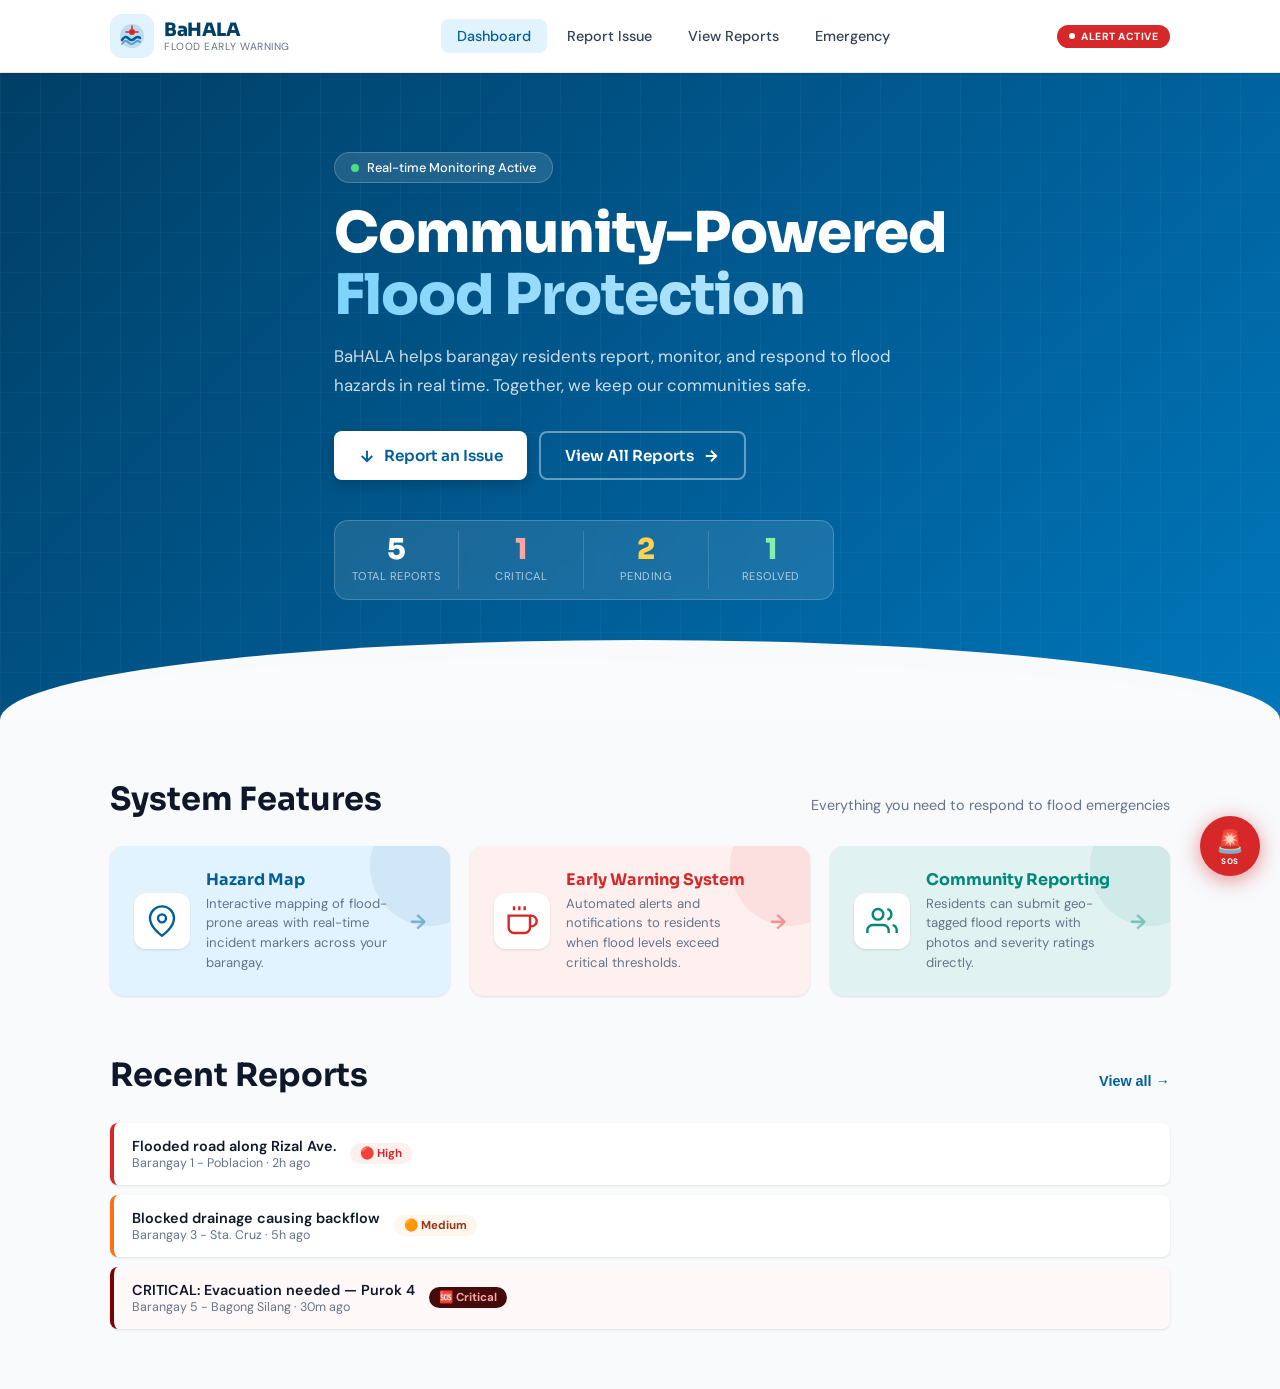
<file: qm_web/index.html>
<!DOCTYPE html>
<html lang="en">
<head>
<meta charset="UTF-8">
<meta name="viewport" content="width=device-width, initial-scale=1.0">
<title>BaHALA — Barangay Hazard & Alert Lifeline App</title>
<link href="https://fonts.googleapis.com/css2?family=Sora:wght@300;400;600;700;800&family=DM+Sans:ital,wght@0,300;0,400;0,500;1,300&display=swap" rel="stylesheet">
<link rel="stylesheet" href="styles.css">
</head>
<body>

<!-- HEADER -->
<header class="header" id="header">
  <div class="header-inner">
    <div class="logo">
      <div class="logo-icon">
        <svg width="28" height="28" viewBox="0 0 28 28" fill="none">
          <path d="M14 2C7.373 2 2 7.373 2 14s5.373 12 12 12 12-5.373 12-12S20.627 2 14 2z" fill="#005F99" opacity="0.15"/>
          <path d="M4 18c2-3 4-4 6-2s4 3 6 1 4-3 6-1" stroke="#005F99" stroke-width="2.5" stroke-linecap="round"/>
          <path d="M4 22c2-3 4-4 6-2s4 3 6 1 4-3 6-1" stroke="#005F99" stroke-width="2" stroke-linecap="round" opacity="0.5"/>
          <circle cx="14" cy="10" r="3" fill="#D62828"/>
          <path d="M14 7V4M11 10H8M17 10h3" stroke="#D62828" stroke-width="1.5" stroke-linecap="round"/>
        </svg>
      </div>
      <div class="logo-text">
        <span class="logo-main">BaHALA</span>
        <span class="logo-sub">Flood Early Warning</span>
      </div>
    </div>

    <nav class="nav-desktop">
      <a href="#" class="nav-link active" data-page="home">Dashboard</a>
      <a href="#" class="nav-link" data-page="report">Report Issue</a>
      <a href="#" class="nav-link" data-page="view">View Reports</a>
      <a href="#" class="nav-link" data-page="contacts">Emergency</a>
    </nav>

    <div class="header-actions">
      <div class="alert-badge" id="alertBadge">
        <span class="alert-dot"></span>
        <span>ALERT ACTIVE</span>
      </div>
      <button class="mobile-menu-btn" id="mobileMenuBtn" aria-label="Menu">
        <span></span><span></span><span></span>
      </button>
    </div>
  </div>

  <!-- Mobile Nav -->
  <div class="mobile-nav" id="mobileNav">
    <a href="#" class="mobile-nav-link active" data-page="home">🏠 Dashboard</a>
    <a href="#" class="mobile-nav-link" data-page="report">📋 Report Issue</a>
    <a href="#" class="mobile-nav-link" data-page="view">📊 View Reports</a>
    <a href="#" class="mobile-nav-link" data-page="contacts">🚨 Emergency Contacts</a>
  </div>
</header>

<!-- ============================================================ -->
<!-- PAGE: HOME -->
<!-- ============================================================ -->
<main id="page-home" class="page active">

  <!-- HERO -->
  <section class="hero">
    <div class="hero-bg">
      <div class="wave wave1"></div>
      <div class="wave wave2"></div>
      <div class="wave wave3"></div>
    </div>
    <div class="hero-content">
      <div class="hero-badge">
        <span class="pulse-dot"></span>
        Real-time Monitoring Active
      </div>
      <h1 class="hero-title">Community-Powered<br><em>Flood Protection</em></h1>
      <p class="hero-desc">BaHALA helps barangay residents report, monitor, and respond to flood hazards in real time. Together, we keep our communities safe.</p>
      <div class="hero-ctas">
        <button class="btn-primary" data-page="report">
          <svg width="18" height="18" viewBox="0 0 24 24" fill="none" stroke="currentColor" stroke-width="2.5"><path d="M12 5v14M5 12l7 7 7-7"/></svg>
          Report an Issue
        </button>
        <button class="btn-secondary" data-page="view">
          View All Reports
          <svg width="18" height="18" viewBox="0 0 24 24" fill="none" stroke="currentColor" stroke-width="2.5"><path d="M5 12h14M12 5l7 7-7 7"/></svg>
        </button>
      </div>

      <!-- STATUS STRIP -->
      <div class="status-strip">
        <div class="status-item">
          <span class="status-num" id="statTotal">0</span>
          <span class="status-label">Total Reports</span>
        </div>
        <div class="status-divider"></div>
        <div class="status-item">
          <span class="status-num status-red" id="statCritical">0</span>
          <span class="status-label">Critical</span>
        </div>
        <div class="status-divider"></div>
        <div class="status-item">
          <span class="status-num status-yellow" id="statPending">0</span>
          <span class="status-label">Pending</span>
        </div>
        <div class="status-divider"></div>
        <div class="status-item">
          <span class="status-num status-green" id="statResolved">0</span>
          <span class="status-label">Resolved</span>
        </div>
      </div>
    </div>
  </section>

  <!-- FEATURE CARDS -->
  <section class="features">
    <div class="container">
      <div class="section-header">
        <h2>System Features</h2>
        <p>Everything you need to respond to flood emergencies</p>
      </div>
      <div class="feature-grid">
        <div class="feature-card fc-blue" data-page="report">
          <div class="fc-icon">
            <svg width="32" height="32" viewBox="0 0 24 24" fill="none" stroke="currentColor" stroke-width="1.8"><path d="M21 10c0 7-9 13-9 13s-9-6-9-13a9 9 0 0118 0z"/><circle cx="12" cy="10" r="3"/></svg>
          </div>
          <div class="fc-content">
            <h3>Hazard Map</h3>
            <p>Interactive mapping of flood-prone areas with real-time incident markers across your barangay.</p>
          </div>
          <div class="fc-arrow">→</div>
        </div>

        <div class="feature-card fc-red" data-page="contacts">
          <div class="fc-icon">
            <svg width="32" height="32" viewBox="0 0 24 24" fill="none" stroke="currentColor" stroke-width="1.8"><path d="M18 8h1a4 4 0 010 8h-1"/><path d="M2 8h16v9a4 4 0 01-4 4H6a4 4 0 01-4-4V8z"/><line x1="6" y1="1" x2="6" y2="4"/><line x1="10" y1="1" x2="10" y2="4"/><line x1="14" y1="1" x2="14" y2="4"/></svg>
          </div>
          <div class="fc-content">
            <h3>Early Warning System</h3>
            <p>Automated alerts and notifications to residents when flood levels exceed critical thresholds.</p>
          </div>
          <div class="fc-arrow">→</div>
        </div>

        <div class="feature-card fc-teal" data-page="report">
          <div class="fc-icon">
            <svg width="32" height="32" viewBox="0 0 24 24" fill="none" stroke="currentColor" stroke-width="1.8"><path d="M17 21v-2a4 4 0 00-4-4H5a4 4 0 00-4 4v2"/><circle cx="9" cy="7" r="4"/><path d="M23 21v-2a4 4 0 00-3-3.87M16 3.13a4 4 0 010 7.75"/></svg>
          </div>
          <div class="fc-content">
            <h3>Community Reporting</h3>
            <p>Residents can submit geo-tagged flood reports with photos and severity ratings directly.</p>
          </div>
          <div class="fc-arrow">→</div>
        </div>
      </div>
    </div>
  </section>

  <!-- RECENT REPORTS PREVIEW -->
  <section class="recent-section">
    <div class="container">
      <div class="section-header">
        <h2>Recent Reports</h2>
        <button class="btn-link" data-page="view">View all →</button>
      </div>
      <div id="recentReportsList" class="recent-list">
        <div class="empty-state-small">No reports yet. Be the first to submit one.</div>
      </div>
    </div>
  </section>

</main>

<!-- ============================================================ -->
<!-- PAGE: REPORT ISSUE -->
<!-- ============================================================ -->
<main id="page-report" class="page">
  <div class="page-header">
    <div class="container">
      <div class="page-header-inner">
        <button class="back-btn" data-page="home">← Back</button>
        <div>
          <h1>Submit a Report</h1>
          <p>Help your community by reporting flood-related hazards</p>
        </div>
      </div>
    </div>
  </div>

  <div class="container form-container">
    <div class="form-card">
      <div class="form-section-title">
        <div class="form-step">1</div>
        <h3>Incident Details</h3>
      </div>

      <div class="form-grid">
        <div class="form-group full-width">
          <label for="reportTitle">Report Title *</label>
          <input type="text" id="reportTitle" placeholder="e.g. Flooded road near Barangay Hall" maxlength="100">
          <span class="char-count" id="titleCount">0/100</span>
        </div>

        <div class="form-group">
          <label for="reportType">Incident Type *</label>
          <div class="select-wrapper">
            <select id="reportType">
              <option value="">Select type...</option>
              <option value="road-flooding">Road Flooding</option>
              <option value="house-flooding">House Flooding</option>
              <option value="blocked-drainage">Blocked Drainage</option>
              <option value="rising-water-level">Rising Water Level</option>
              <option value="landslide">Landslide / Erosion</option>
              <option value="structural-damage">Structural Damage</option>
              <option value="evacuation-needed">Evacuation Needed</option>
              <option value="other">Other Hazard</option>
            </select>
          </div>
        </div>

        <div class="form-group">
          <label for="reportSeverity">Severity Level *</label>
          <div class="severity-picker" id="severityPicker">
            <button type="button" class="sev-btn sev-low" data-value="low">🟡 Low</button>
            <button type="button" class="sev-btn sev-medium" data-value="medium">🟠 Medium</button>
            <button type="button" class="sev-btn sev-high" data-value="high">🔴 High</button>
            <button type="button" class="sev-btn sev-critical" data-value="critical">🆘 Critical</button>
          </div>
          <input type="hidden" id="reportSeverity">
        </div>

        <div class="form-group">
          <label for="reportBarangay">Barangay *</label>
          <div class="select-wrapper">
            <select id="reportBarangay">
              <option value="">Select barangay...</option>
              <option>Barangay 1 - Poblacion</option>
              <option>Barangay 2 - San Jose</option>
              <option>Barangay 3 - Sta. Cruz</option>
              <option>Barangay 4 - Malinao</option>
              <option>Barangay 5 - Bagong Silang</option>
              <option>Barangay 6 - Kalikasan</option>
              <option>Barangay 7 - Pag-asa</option>
              <option>Barangay 8 - Mabuhay</option>
            </select>
          </div>
        </div>

        <div class="form-group">
          <label for="reportStreet">Street / Landmark *</label>
          <input type="text" id="reportStreet" placeholder="e.g. Corner of Rizal and Mabini St.">
        </div>

        <div class="form-group full-width">
          <label for="reportDescription">Description *</label>
          <textarea id="reportDescription" rows="4" placeholder="Describe the flood situation in detail. Include water level, affected areas, and any immediate dangers..." maxlength="500"></textarea>
          <span class="char-count" id="descCount">0/500</span>
        </div>
      </div>

      <div class="form-section-title" style="margin-top:2rem">
        <div class="form-step">2</div>
        <h3>Reporter Information</h3>
      </div>

      <div class="form-grid">
        <div class="form-group">
          <label for="reporterName">Your Name *</label>
          <input type="text" id="reporterName" placeholder="Full name">
        </div>

        <div class="form-group">
          <label for="reporterContact">Contact Number *</label>
          <input type="tel" id="reporterContact" placeholder="09XX-XXX-XXXX">
        </div>

        <div class="form-group full-width">
          <label class="checkbox-label">
            <input type="checkbox" id="reportAnonymous">
            <span class="checkmark"></span>
            Submit anonymously (your name won't be shown publicly)
          </label>
        </div>
      </div>

      <div class="form-actions">
        <button class="btn-secondary" data-page="home">Cancel</button>
        <button class="btn-primary" id="submitReportBtn">
          <svg width="18" height="18" viewBox="0 0 24 24" fill="none" stroke="currentColor" stroke-width="2.5"><polyline points="20 6 9 17 4 12"/></svg>
          Submit Report
        </button>
      </div>

      <!-- SUCCESS STATE -->
      <div class="form-success" id="formSuccess">
        <div class="success-icon">✓</div>
        <h3>Report Submitted!</h3>
        <p>Your report has been recorded. Authorities have been notified.</p>
        <button class="btn-primary" data-page="view">View All Reports</button>
      </div>
    </div>
  </div>
</main>

<!-- ============================================================ -->
<!-- PAGE: VIEW REPORTS -->
<!-- ============================================================ -->
<main id="page-view" class="page">
  <div class="page-header">
    <div class="container">
      <div class="page-header-inner">
        <button class="back-btn" data-page="home">← Back</button>
        <div>
          <h1>Community Reports</h1>
          <p>All submitted flood incidents across barangays</p>
        </div>
      </div>
    </div>
  </div>

  <div class="container">
    <!-- FILTERS -->
    <div class="filter-bar">
      <div class="filter-group">
        <label>Filter by Severity</label>
        <div class="filter-chips" id="severityFilter">
          <button class="chip active" data-filter="all">All</button>
          <button class="chip chip-low" data-filter="low">Low</button>
          <button class="chip chip-medium" data-filter="medium">Medium</button>
          <button class="chip chip-high" data-filter="high">High</button>
          <button class="chip chip-critical" data-filter="critical">Critical</button>
        </div>
      </div>
      <div class="filter-group">
        <label>Filter by Status</label>
        <div class="filter-chips" id="statusFilter">
          <button class="chip active" data-filter="all">All</button>
          <button class="chip" data-filter="pending">Pending</button>
          <button class="chip" data-filter="responding">Responding</button>
          <button class="chip" data-filter="resolved">Resolved</button>
        </div>
      </div>
      <div class="filter-search">
        <input type="text" id="searchReports" placeholder="🔍 Search reports...">
      </div>
    </div>

    <!-- TABLE (desktop) -->
    <div class="reports-table-wrap">
      <table class="reports-table" id="reportsTable">
        <thead>
          <tr>
            <th>ID</th>
            <th>Title</th>
            <th>Type</th>
            <th>Location</th>
            <th>Severity</th>
            <th>Status</th>
            <th>Date</th>
            <th>Actions</th>
          </tr>
        </thead>
        <tbody id="reportsTableBody">
        </tbody>
      </table>
    </div>

    <!-- CARDS (mobile) -->
    <div class="reports-cards" id="reportsCards"></div>

    <div class="empty-state" id="emptyState" style="display:none">
      <div class="empty-icon">📋</div>
      <h3>No reports found</h3>
      <p>Try adjusting your filters or submit a new report.</p>
      <button class="btn-primary" data-page="report">Submit First Report</button>
    </div>
  </div>
</main>

<!-- ============================================================ -->
<!-- PAGE: EMERGENCY CONTACTS -->
<!-- ============================================================ -->
<main id="page-contacts" class="page">
  <div class="page-header page-header-red">
    <div class="container">
      <div class="page-header-inner">
        <button class="back-btn" data-page="home">← Back</button>
        <div>
          <h1>🚨 Emergency Contacts</h1>
          <p>Reach responders immediately in case of emergency</p>
        </div>
      </div>
    </div>
  </div>

  <div class="container contacts-container">
    <div class="emergency-banner">
      <span class="emergency-banner-icon">⚠️</span>
      <div>
        <strong>In immediate danger?</strong>
        <p>Call 911 or your local emergency hotline immediately. Do not wait for online assistance.</p>
      </div>
      <a href="tel:911" class="emergency-call-btn">CALL 911</a>
    </div>

    <div class="contacts-grid">
      <div class="contact-card cc-ndrrmc">
        <div class="contact-icon">🏛️</div>
        <div class="contact-info">
          <h3>NDRRMC</h3>
          <p>National Disaster Risk Reduction & Mgmt. Council</p>
          <a href="tel:02-8911-1406" class="contact-number">02-8911-1406</a>
          <a href="tel:911" class="contact-number">911</a>
        </div>
        <a href="tel:02-8911-1406" class="contact-call-btn">📞 Call</a>
      </div>

      <div class="contact-card cc-pagasa">
        <div class="contact-icon">🌦️</div>
        <div class="contact-info">
          <h3>PAGASA</h3>
          <p>Philippine Atmospheric, Geophysical & Astronomical Services</p>
          <a href="tel:02-8284-0800" class="contact-number">02-8284-0800</a>
        </div>
        <a href="tel:02-8284-0800" class="contact-call-btn">📞 Call</a>
      </div>

      <div class="contact-card cc-bfp">
        <div class="contact-icon">🚒</div>
        <div class="contact-info">
          <h3>Bureau of Fire Protection</h3>
          <p>Fire and rescue emergency response</p>
          <a href="tel:160" class="contact-number">160</a>
        </div>
        <a href="tel:160" class="contact-call-btn">📞 Call</a>
      </div>

      <div class="contact-card cc-pnp">
        <div class="contact-icon">👮</div>
        <div class="contact-info">
          <h3>Philippine National Police</h3>
          <p>Law enforcement and emergency assistance</p>
          <a href="tel:117" class="contact-number">117</a>
          <a href="tel:02-8722-0650" class="contact-number">02-8722-0650</a>
        </div>
        <a href="tel:117" class="contact-call-btn">📞 Call</a>
      </div>

      <div class="contact-card cc-redcross">
        <div class="contact-icon">🏥</div>
        <div class="contact-info">
          <h3>Philippine Red Cross</h3>
          <p>Humanitarian aid, rescue and relief operations</p>
          <a href="tel:143" class="contact-number">143</a>
          <a href="tel:02-8527-0000" class="contact-number">02-8527-0000</a>
        </div>
        <a href="tel:143" class="contact-call-btn">📞 Call</a>
      </div>

      <div class="contact-card cc-doh">
        <div class="contact-icon">💊</div>
        <div class="contact-info">
          <h3>DOH Emergency Hotline</h3>
          <p>Medical assistance during disasters</p>
          <a href="tel:02-8651-7800" class="contact-number">02-8651-7800</a>
          <a href="tel:1555" class="contact-number">1555</a>
        </div>
        <a href="tel:1555" class="contact-call-btn">📞 Call</a>
      </div>
    </div>

    <!-- BARANGAY CONTACTS -->
    <div class="section-header" style="margin-top:3rem">
      <h2>Local Barangay Contacts</h2>
      <p>Your immediate responders</p>
    </div>

    <div class="local-contacts">
      <div class="local-contact">
        <div class="lc-avatar">SK</div>
        <div class="lc-info">
          <strong>Barangay Captain</strong>
          <span>Kapitan Juan dela Cruz</span>
        </div>
        <a href="tel:09171234567" class="lc-call">📞 09171234567</a>
      </div>
      <div class="local-contact">
        <div class="lc-avatar">BT</div>
        <div class="lc-info">
          <strong>BDRRMC Head</strong>
          <span>Maria Santos</span>
        </div>
        <a href="tel:09281234567" class="lc-call">📞 09281234567</a>
      </div>
      <div class="local-contact">
        <div class="lc-avatar">EV</div>
        <div class="lc-info">
          <strong>Evacuation Center</strong>
          <span>Barangay Covered Court</span>
        </div>
        <a href="tel:09391234567" class="lc-call">📞 09391234567</a>
      </div>
    </div>
  </div>
</main>

<!-- REPORT DETAIL MODAL -->
<div class="modal-overlay" id="modalOverlay">
  <div class="modal" id="reportModal">
    <button class="modal-close" id="modalClose">✕</button>
    <div class="modal-body" id="modalBody"></div>
  </div>
</div>

<!-- FLOATING EMERGENCY BTN (mobile) -->
<a href="tel:911" class="fab-emergency">
  <span>🚨</span>
  <span class="fab-label">SOS</span>
</a>

<!-- TOAST -->
<div class="toast" id="toast"></div>

<script src="app.js"></script>
</body>
</html>
</file>
<file: qm_web/styles.css>
/* ===================================================
   BaHALA — Flood Early Warning System
   CSS by Design
   =================================================== */

:root {
  --primary:     #005F99;
  --dark-blue:   #003F66;
  --red:         #D62828;
  --red-light:   #FFF0F0;
  --light-bg:    #E0F3FF;
  --teal:        #00897B;
  --teal-light:  #E0F2F1;
  --amber:       #F59E0B;
  --amber-light: #FFFBEB;
  --green:       #16A34A;
  --green-light: #F0FDF4;
  --white:       #FFFFFF;
  --gray-50:     #F8FAFC;
  --gray-100:    #F1F5F9;
  --gray-200:    #E2E8F0;
  --gray-300:    #CBD5E1;
  --gray-500:    #64748B;
  --gray-700:    #334155;
  --gray-900:    #0F172A;

  --font-head:   'Sora', sans-serif;
  --font-body:   'DM Sans', sans-serif;

  --radius-sm:   8px;
  --radius:      14px;
  --radius-lg:   22px;
  --shadow-sm:   0 1px 3px rgba(0,0,0,0.08), 0 1px 2px rgba(0,0,0,0.04);
  --shadow:      0 4px 16px rgba(0,63,102,0.12), 0 1px 4px rgba(0,0,0,0.06);
  --shadow-lg:   0 20px 60px rgba(0,63,102,0.18), 0 4px 16px rgba(0,0,0,0.08);
}

*, *::before, *::after { box-sizing: border-box; margin: 0; padding: 0; }

html { scroll-behavior: smooth; }

body {
  font-family: var(--font-body);
  color: var(--gray-900);
  background: var(--gray-50);
  min-height: 100vh;
  padding-top: 72px;
  overflow-x: hidden;
}

/* ===== TYPOGRAPHY ===== */
h1, h2, h3, h4 { font-family: var(--font-head); font-weight: 700; line-height: 1.2; }
h1 { font-size: clamp(1.8rem, 4vw, 2.8rem); }
h2 { font-size: clamp(1.4rem, 3vw, 2rem); }
h3 { font-size: 1.15rem; }
p  { line-height: 1.65; color: var(--gray-700); }
a  { text-decoration: none; color: inherit; }

.container {
  max-width: 1100px;
  margin: 0 auto;
  padding: 0 20px;
}

/* ===== PAGE SYSTEM ===== */
.page { display: none; }
.page.active { display: block; animation: pageFadeIn 0.35s ease; }
@keyframes pageFadeIn {
  from { opacity: 0; transform: translateY(12px); }
  to   { opacity: 1; transform: translateY(0); }
}

/* ===== HEADER ===== */
.header {
  position: fixed;
  top: 0; left: 0; right: 0;
  z-index: 1000;
  background: rgba(255,255,255,0.95);
  backdrop-filter: blur(12px);
  border-bottom: 1px solid var(--gray-200);
  box-shadow: var(--shadow-sm);
}
.header-inner {
  display: flex;
  align-items: center;
  justify-content: space-between;
  max-width: 1100px;
  margin: 0 auto;
  padding: 0 20px;
  height: 72px;
  gap: 16px;
}

/* Logo */
.logo { display: flex; align-items: center; gap: 10px; cursor: pointer; }
.logo-icon {
  width: 44px; height: 44px;
  background: var(--light-bg);
  border-radius: 12px;
  display: flex; align-items: center; justify-content: center;
}
.logo-text { display: flex; flex-direction: column; line-height: 1.2; }
.logo-main {
  font-family: var(--font-head);
  font-weight: 800;
  font-size: 1.15rem;
  color: var(--dark-blue);
  letter-spacing: -0.5px;
}
.logo-sub { font-size: 0.65rem; color: var(--gray-500); text-transform: uppercase; letter-spacing: 0.5px; }

/* Desktop Nav */
.nav-desktop { display: flex; gap: 4px; }
.nav-link {
  padding: 8px 16px;
  border-radius: var(--radius-sm);
  font-weight: 500;
  font-size: 0.9rem;
  color: var(--gray-700);
  cursor: pointer;
  transition: all 0.2s;
}
.nav-link:hover, .nav-link.active {
  background: var(--light-bg);
  color: var(--primary);
}

/* Alert Badge */
.header-actions { display: flex; align-items: center; gap: 12px; }
.alert-badge {
  display: flex;
  align-items: center;
  gap: 6px;
  background: var(--red);
  color: white;
  padding: 5px 12px;
  border-radius: 999px;
  font-size: 0.65rem;
  font-weight: 700;
  letter-spacing: 0.5px;
  animation: alertPulse 2s infinite;
}
@keyframes alertPulse {
  0%, 100% { opacity: 1; }
  50%       { opacity: 0.7; }
}
.alert-dot {
  width: 6px; height: 6px;
  background: white;
  border-radius: 50%;
  animation: dotBlink 1s infinite;
}
@keyframes dotBlink {
  0%, 100% { opacity: 1; }
  50%       { opacity: 0; }
}

/* Mobile Menu */
.mobile-menu-btn {
  display: none;
  flex-direction: column;
  justify-content: center;
  gap: 5px;
  width: 44px; height: 44px;
  background: none;
  border: 1px solid var(--gray-200);
  border-radius: var(--radius-sm);
  cursor: pointer;
  padding: 10px;
}
.mobile-menu-btn span {
  display: block;
  height: 2px;
  background: var(--gray-700);
  border-radius: 2px;
  transition: all 0.3s;
}
.mobile-menu-btn.open span:nth-child(1) { transform: rotate(45deg) translate(5px, 5px); }
.mobile-menu-btn.open span:nth-child(2) { opacity: 0; }
.mobile-menu-btn.open span:nth-child(3) { transform: rotate(-45deg) translate(5px, -5px); }

.mobile-nav {
  display: none;
  flex-direction: column;
  border-top: 1px solid var(--gray-200);
  background: white;
}
.mobile-nav.open { display: flex; }
.mobile-nav-link {
  padding: 14px 20px;
  font-size: 0.95rem;
  font-weight: 500;
  border-bottom: 1px solid var(--gray-100);
  cursor: pointer;
  transition: background 0.2s;
}
.mobile-nav-link:hover { background: var(--light-bg); }
.mobile-nav-link.active { color: var(--primary); background: var(--light-bg); }

/* ===== HERO ===== */
.hero {
  position: relative;
  min-height: 520px;
  background: linear-gradient(135deg, var(--dark-blue) 0%, var(--primary) 60%, #0077BB 100%);
  overflow: hidden;
  display: flex;
  align-items: center;
}
.hero-bg { position: absolute; inset: 0; pointer-events: none; }
.wave {
  position: absolute;
  bottom: 0;
  left: 0;
  right: 0;
  height: 80px;
  background: var(--gray-50);
  border-radius: 50% 50% 0 0 / 80px 80px 0 0;
}
.wave2 { height: 60px; bottom: 0; background: rgba(255,255,255,0.15); border-radius: 40% 60% 0 0 / 60px 60px 0 0; }
.wave3 { height: 40px; bottom: 0; background: rgba(255,255,255,0.08); border-radius: 60% 40% 0 0 / 40px 40px 0 0; }

/* Grid overlay */
.hero::before {
  content: '';
  position: absolute;
  inset: 0;
  background-image: 
    linear-gradient(rgba(255,255,255,0.03) 1px, transparent 1px),
    linear-gradient(90deg, rgba(255,255,255,0.03) 1px, transparent 1px);
  background-size: 40px 40px;
}

.hero-content {
  position: relative;
  z-index: 1;
  max-width: 1100px;
  margin: 0 auto;
  padding: 80px 20px 120px;
  color: white;
}

.hero-badge {
  display: inline-flex;
  align-items: center;
  gap: 8px;
  background: rgba(255,255,255,0.12);
  border: 1px solid rgba(255,255,255,0.2);
  border-radius: 999px;
  padding: 6px 16px;
  font-size: 0.8rem;
  font-weight: 500;
  margin-bottom: 20px;
  backdrop-filter: blur(4px);
}
.pulse-dot {
  width: 8px; height: 8px;
  background: #4ADE80;
  border-radius: 50%;
  animation: pulse 1.5s infinite;
  box-shadow: 0 0 0 0 rgba(74, 222, 128, 0.4);
}
@keyframes pulse {
  0% { box-shadow: 0 0 0 0 rgba(74,222,128,0.4); }
  70% { box-shadow: 0 0 0 8px rgba(74,222,128,0); }
  100% { box-shadow: 0 0 0 0 rgba(74,222,128,0); }
}

.hero-title {
  font-size: clamp(2.2rem, 5vw, 3.5rem);
  font-weight: 800;
  letter-spacing: -1px;
  margin-bottom: 16px;
  color: white;
  line-height: 1.1;
}
.hero-title em {
  font-style: normal;
  background: linear-gradient(90deg, #7DD3FC, #BAE6FD);
  -webkit-background-clip: text;
  -webkit-text-fill-color: transparent;
  background-clip: text;
}

.hero-desc {
  font-size: 1.05rem;
  color: rgba(255,255,255,0.8);
  max-width: 560px;
  margin-bottom: 32px;
  line-height: 1.7;
}

.hero-ctas { display: flex; gap: 12px; flex-wrap: wrap; margin-bottom: 40px; }

/* ===== BUTTONS ===== */
.btn-primary {
  display: inline-flex;
  align-items: center;
  gap: 8px;
  background: white;
  color: var(--primary);
  font-family: var(--font-head);
  font-weight: 600;
  font-size: 0.95rem;
  padding: 14px 24px;
  border-radius: var(--radius-sm);
  border: none;
  cursor: pointer;
  transition: all 0.2s;
  box-shadow: 0 4px 14px rgba(0,0,0,0.2);
  min-height: 48px;
}
.btn-primary:hover {
  transform: translateY(-2px);
  box-shadow: 0 8px 20px rgba(0,0,0,0.25);
}
.btn-primary:active { transform: translateY(0); }

.btn-secondary {
  display: inline-flex;
  align-items: center;
  gap: 8px;
  background: transparent;
  color: white;
  font-family: var(--font-head);
  font-weight: 600;
  font-size: 0.95rem;
  padding: 13px 24px;
  border-radius: var(--radius-sm);
  border: 2px solid rgba(255,255,255,0.4);
  cursor: pointer;
  transition: all 0.2s;
  min-height: 48px;
}
.btn-secondary:hover { background: rgba(255,255,255,0.1); border-color: rgba(255,255,255,0.8); }

/* In forms, secondary becomes dark */
.form-actions .btn-secondary {
  color: var(--gray-700);
  border-color: var(--gray-300);
  background: white;
}
.form-actions .btn-secondary:hover { background: var(--gray-100); }
.form-actions .btn-primary {
  background: var(--primary);
  color: white;
  box-shadow: 0 4px 14px rgba(0,95,153,0.35);
}
.form-actions .btn-primary:hover { background: var(--dark-blue); }

.btn-link {
  background: none;
  border: none;
  color: var(--primary);
  font-weight: 600;
  font-size: 0.9rem;
  cursor: pointer;
  transition: opacity 0.2s;
}
.btn-link:hover { opacity: 0.7; }

/* STATUS STRIP */
.status-strip {
  display: flex;
  gap: 0;
  background: rgba(255,255,255,0.1);
  border: 1px solid rgba(255,255,255,0.2);
  border-radius: var(--radius);
  overflow: hidden;
  backdrop-filter: blur(4px);
  max-width: 500px;
}
.status-item {
  flex: 1;
  padding: 14px 16px;
  text-align: center;
}
.status-num {
  display: block;
  font-family: var(--font-head);
  font-size: 1.8rem;
  font-weight: 800;
  color: white;
  line-height: 1;
}
.status-num.status-red   { color: #FCA5A5; }
.status-num.status-yellow { color: #FCD34D; }
.status-num.status-green  { color: #86EFAC; }
.status-label { font-size: 0.7rem; color: rgba(255,255,255,0.65); text-transform: uppercase; letter-spacing: 0.5px; }
.status-divider { width: 1px; background: rgba(255,255,255,0.15); margin: 10px 0; }

/* ===== FEATURES ===== */
.features {
  padding: 60px 0;
  background: var(--gray-50);
}
.section-header {
  display: flex;
  align-items: baseline;
  justify-content: space-between;
  gap: 16px;
  margin-bottom: 28px;
}
.section-header p { font-size: 0.9rem; color: var(--gray-500); }

.feature-grid {
  display: grid;
  grid-template-columns: repeat(auto-fit, minmax(280px, 1fr));
  gap: 20px;
}

.feature-card {
  display: flex;
  align-items: center;
  gap: 16px;
  padding: 24px;
  border-radius: var(--radius);
  cursor: pointer;
  transition: all 0.25s;
  box-shadow: var(--shadow-sm);
  position: relative;
  overflow: hidden;
}
.feature-card::before {
  content: '';
  position: absolute;
  top: -40px; right: -40px;
  width: 120px; height: 120px;
  border-radius: 50%;
  opacity: 0.08;
  background: currentColor;
  transition: transform 0.4s;
}
.feature-card:hover { transform: translateY(-4px); box-shadow: var(--shadow); }
.feature-card:hover::before { transform: scale(1.5); }

.fc-blue { background: var(--light-bg); color: var(--primary); }
.fc-red  { background: var(--red-light); color: var(--red); }
.fc-teal { background: var(--teal-light); color: var(--teal); }

.fc-icon {
  flex-shrink: 0;
  width: 56px; height: 56px;
  border-radius: 12px;
  display: flex;
  align-items: center;
  justify-content: center;
  background: white;
  box-shadow: var(--shadow-sm);
}
.fc-blue .fc-icon svg { color: var(--primary); }
.fc-red  .fc-icon svg { color: var(--red); }
.fc-teal .fc-icon svg { color: var(--teal); }

.fc-content { flex: 1; }
.fc-content h3 { font-size: 1rem; margin-bottom: 4px; }
.fc-content p  { font-size: 0.82rem; color: var(--gray-500); line-height: 1.5; }
.fc-arrow { font-size: 1.3rem; font-weight: 700; opacity: 0.4; transition: transform 0.2s; }
.feature-card:hover .fc-arrow { transform: translateX(4px); opacity: 1; }

/* ===== RECENT REPORTS ===== */
.recent-section { padding: 0 0 60px; }
.recent-list { display: flex; flex-direction: column; gap: 10px; }
.recent-item {
  display: flex;
  align-items: center;
  gap: 14px;
  padding: 14px 18px;
  background: white;
  border-radius: var(--radius-sm);
  box-shadow: var(--shadow-sm);
  cursor: pointer;
  transition: all 0.2s;
  border-left: 4px solid transparent;
}
.recent-item:hover { transform: translateX(4px); box-shadow: var(--shadow); }
.recent-item.sev-low      { border-color: var(--amber); }
.recent-item.sev-medium   { border-color: #F97316; }
.recent-item.sev-high     { border-color: var(--red); }
.recent-item.sev-critical { border-color: #7C0000; background: #FFF8F8; }
.recent-item-title { font-weight: 600; font-size: 0.9rem; flex: 1; }
.recent-item-meta  { font-size: 0.78rem; color: var(--gray-500); }

.empty-state-small {
  text-align: center;
  padding: 32px;
  color: var(--gray-500);
  font-size: 0.9rem;
  background: white;
  border-radius: var(--radius-sm);
  border: 2px dashed var(--gray-200);
}

/* ===== PAGE HEADER ===== */
.page-header {
  background: linear-gradient(135deg, var(--dark-blue), var(--primary));
  color: white;
  padding: 32px 0;
  margin-bottom: 32px;
}
.page-header-red {
  background: linear-gradient(135deg, #7C0000, var(--red));
}
.page-header-inner {
  display: flex;
  align-items: flex-start;
  gap: 20px;
}
.page-header h1 { color: white; font-size: clamp(1.5rem, 3vw, 2.2rem); }
.page-header p  { color: rgba(255,255,255,0.75); font-size: 0.9rem; margin-top: 4px; }
.back-btn {
  background: rgba(255,255,255,0.15);
  border: 1px solid rgba(255,255,255,0.2);
  color: white;
  padding: 8px 14px;
  border-radius: var(--radius-sm);
  cursor: pointer;
  font-size: 0.85rem;
  white-space: nowrap;
  min-height: 44px;
  transition: background 0.2s;
}
.back-btn:hover { background: rgba(255,255,255,0.25); }

/* ===== FORM ===== */
.form-container { padding-bottom: 60px; }
.form-card {
  background: white;
  border-radius: var(--radius-lg);
  box-shadow: var(--shadow);
  padding: 36px;
  max-width: 800px;
  margin: 0 auto;
  position: relative;
}

.form-section-title {
  display: flex;
  align-items: center;
  gap: 12px;
  margin-bottom: 24px;
}
.form-step {
  width: 32px; height: 32px;
  background: var(--primary);
  color: white;
  border-radius: 50%;
  display: flex;
  align-items: center;
  justify-content: center;
  font-family: var(--font-head);
  font-weight: 700;
  font-size: 0.9rem;
  flex-shrink: 0;
}
.form-section-title h3 { font-size: 1rem; color: var(--dark-blue); }

.form-grid {
  display: grid;
  grid-template-columns: 1fr 1fr;
  gap: 18px;
}
.form-group { display: flex; flex-direction: column; gap: 6px; position: relative; }
.form-group.full-width { grid-column: 1 / -1; }
.form-group label {
  font-size: 0.83rem;
  font-weight: 600;
  color: var(--gray-700);
  text-transform: uppercase;
  letter-spacing: 0.3px;
}

input[type="text"],
input[type="tel"],
input[type="email"],
textarea,
select {
  width: 100%;
  padding: 12px 14px;
  border: 1.5px solid var(--gray-200);
  border-radius: var(--radius-sm);
  font-family: var(--font-body);
  font-size: 0.95rem;
  color: var(--gray-900);
  background: var(--gray-50);
  transition: border-color 0.2s, box-shadow 0.2s;
  min-height: 48px;
}
input:focus, textarea:focus, select:focus {
  outline: none;
  border-color: var(--primary);
  box-shadow: 0 0 0 3px rgba(0,95,153,0.12);
  background: white;
}
textarea { resize: vertical; min-height: 100px; }

.select-wrapper { position: relative; }
.select-wrapper select { appearance: none; padding-right: 36px; cursor: pointer; }
.select-wrapper::after {
  content: '▾';
  position: absolute;
  right: 14px;
  top: 50%;
  transform: translateY(-50%);
  color: var(--gray-500);
  pointer-events: none;
}

.char-count {
  position: absolute;
  right: 0; bottom: -20px;
  font-size: 0.72rem;
  color: var(--gray-500);
}

/* Severity Picker */
.severity-picker {
  display: flex;
  gap: 8px;
  flex-wrap: wrap;
}
.sev-btn {
  flex: 1;
  min-width: 80px;
  padding: 10px 8px;
  border-radius: var(--radius-sm);
  border: 2px solid var(--gray-200);
  background: white;
  font-size: 0.78rem;
  font-weight: 600;
  cursor: pointer;
  transition: all 0.2s;
  min-height: 44px;
  text-align: center;
}
.sev-btn:hover { border-color: var(--gray-400); background: var(--gray-50); }
.sev-btn.selected.sev-low      { border-color: var(--amber); background: var(--amber-light); color: #92400E; }
.sev-btn.selected.sev-medium   { border-color: #F97316; background: #FFF7ED; color: #7C2D12; }
.sev-btn.selected.sev-high     { border-color: var(--red); background: var(--red-light); color: var(--red); }
.sev-btn.selected.sev-critical { border-color: #7C0000; background: #FFF0F0; color: #7C0000; }

/* Checkbox */
.checkbox-label {
  display: flex !important;
  flex-direction: row !important;
  align-items: center;
  gap: 10px;
  cursor: pointer;
  font-size: 0.9rem;
  color: var(--gray-700);
  text-transform: none !important;
  letter-spacing: 0 !important;
  font-weight: 400 !important;
}
.checkbox-label input { display: none; }
.checkmark {
  width: 20px; height: 20px;
  border: 2px solid var(--gray-300);
  border-radius: 4px;
  flex-shrink: 0;
  display: flex;
  align-items: center;
  justify-content: center;
  transition: all 0.2s;
}
.checkbox-label input:checked + .checkmark {
  background: var(--primary);
  border-color: var(--primary);
}
.checkbox-label input:checked + .checkmark::after {
  content: '✓';
  color: white;
  font-size: 12px;
  font-weight: 700;
}

.form-actions {
  display: flex;
  justify-content: flex-end;
  gap: 12px;
  margin-top: 28px;
  padding-top: 24px;
  border-top: 1px solid var(--gray-100);
}

/* Form Success */
.form-success {
  display: none;
  flex-direction: column;
  align-items: center;
  gap: 12px;
  padding: 40px;
  text-align: center;
}
.form-success.show {
  display: flex;
  animation: successPop 0.5s cubic-bezier(0.34, 1.56, 0.64, 1);
}
@keyframes successPop {
  from { transform: scale(0.8); opacity: 0; }
  to   { transform: scale(1); opacity: 1; }
}
.success-icon {
  width: 72px; height: 72px;
  background: var(--green-light);
  color: var(--green);
  border-radius: 50%;
  display: flex;
  align-items: center;
  justify-content: center;
  font-size: 2rem;
  font-weight: 700;
  border: 3px solid var(--green);
}
.form-success h3 { color: var(--green); font-size: 1.4rem; }
.form-success p  { color: var(--gray-500); }
.form-success .btn-primary { background: var(--green); color: white; box-shadow: 0 4px 14px rgba(22,163,74,0.35); margin-top: 8px; }

/* ===== REPORTS TABLE ===== */
.filter-bar {
  background: white;
  border-radius: var(--radius);
  padding: 20px;
  box-shadow: var(--shadow-sm);
  margin-bottom: 20px;
  display: flex;
  flex-wrap: wrap;
  gap: 16px;
  align-items: flex-end;
}
.filter-group { display: flex; flex-direction: column; gap: 8px; }
.filter-group label { font-size: 0.75rem; font-weight: 700; color: var(--gray-500); text-transform: uppercase; letter-spacing: 0.5px; }

.filter-chips { display: flex; gap: 6px; flex-wrap: wrap; }
.chip {
  padding: 6px 14px;
  border-radius: 999px;
  border: 1.5px solid var(--gray-200);
  background: white;
  font-size: 0.78rem;
  font-weight: 600;
  cursor: pointer;
  transition: all 0.2s;
  min-height: 34px;
}
.chip:hover { border-color: var(--primary); color: var(--primary); }
.chip.active { background: var(--primary); color: white; border-color: var(--primary); }
.chip-low.active    { background: var(--amber); border-color: var(--amber); }
.chip-medium.active { background: #F97316; border-color: #F97316; }
.chip-high.active   { background: var(--red); border-color: var(--red); }
.chip-critical.active { background: #7C0000; border-color: #7C0000; }

.filter-search { flex: 1; min-width: 200px; }
.filter-search input { min-height: 38px; padding: 8px 12px; font-size: 0.88rem; }

.reports-table-wrap {
  background: white;
  border-radius: var(--radius);
  box-shadow: var(--shadow-sm);
  overflow: hidden;
  margin-bottom: 20px;
}
.reports-table {
  width: 100%;
  border-collapse: collapse;
  font-size: 0.85rem;
}
.reports-table th {
  background: var(--gray-900);
  color: white;
  padding: 13px 16px;
  text-align: left;
  font-family: var(--font-head);
  font-size: 0.75rem;
  font-weight: 600;
  text-transform: uppercase;
  letter-spacing: 0.5px;
  white-space: nowrap;
}
.reports-table td {
  padding: 13px 16px;
  border-bottom: 1px solid var(--gray-100);
  vertical-align: middle;
}
.reports-table tr:hover td { background: var(--gray-50); }
.reports-table tr:last-child td { border-bottom: none; }

.sev-badge {
  display: inline-flex;
  align-items: center;
  gap: 5px;
  padding: 3px 10px;
  border-radius: 999px;
  font-size: 0.72rem;
  font-weight: 700;
  white-space: nowrap;
}
.sev-badge.low      { background: var(--amber-light); color: #92400E; }
.sev-badge.medium   { background: #FFF7ED; color: #9A3412; }
.sev-badge.high     { background: var(--red-light); color: var(--red); }
.sev-badge.critical { background: #450A0A; color: #FCA5A5; }

.status-badge {
  display: inline-block;
  padding: 3px 10px;
  border-radius: 999px;
  font-size: 0.72rem;
  font-weight: 600;
}
.status-badge.pending    { background: var(--amber-light); color: #92400E; }
.status-badge.responding { background: var(--light-bg); color: var(--primary); }
.status-badge.resolved   { background: var(--green-light); color: var(--green); }

.action-btn {
  padding: 5px 12px;
  border-radius: 6px;
  border: 1px solid var(--gray-200);
  background: white;
  font-size: 0.78rem;
  cursor: pointer;
  transition: all 0.2s;
  min-height: 32px;
}
.action-btn:hover { background: var(--light-bg); border-color: var(--primary); color: var(--primary); }
.action-btn.resolve-btn {
  border-color: var(--green);
  color: var(--green);
}
.action-btn.resolve-btn:hover { background: var(--green-light); }

/* Mobile Cards */
.reports-cards { display: none; gap: 12px; flex-direction: column; margin-bottom: 20px; }
.report-card {
  background: white;
  border-radius: var(--radius);
  box-shadow: var(--shadow-sm);
  padding: 18px;
  border-left: 4px solid var(--gray-300);
  cursor: pointer;
  transition: all 0.2s;
}
.report-card:hover { box-shadow: var(--shadow); transform: translateX(3px); }
.report-card.sev-low      { border-color: var(--amber); }
.report-card.sev-medium   { border-color: #F97316; }
.report-card.sev-high     { border-color: var(--red); }
.report-card.sev-critical { border-color: #7C0000; background: #FFF8F8; }
.rc-header { display: flex; justify-content: space-between; align-items: flex-start; gap: 8px; margin-bottom: 8px; }
.rc-title { font-weight: 700; font-size: 0.95rem; line-height: 1.3; }
.rc-body { font-size: 0.82rem; color: var(--gray-500); margin-bottom: 10px; }
.rc-footer { display: flex; gap: 6px; flex-wrap: wrap; align-items: center; }

/* Empty State */
.empty-state {
  text-align: center;
  padding: 64px 20px;
  background: white;
  border-radius: var(--radius);
  box-shadow: var(--shadow-sm);
  margin-bottom: 40px;
}
.empty-icon { font-size: 3rem; margin-bottom: 12px; }
.empty-state h3 { font-size: 1.3rem; margin-bottom: 8px; }
.empty-state p  { color: var(--gray-500); margin-bottom: 20px; }
.empty-state .btn-primary { background: var(--primary); color: white; margin: 0 auto; }

/* ===== EMERGENCY CONTACTS ===== */
.contacts-container { padding-bottom: 60px; }
.emergency-banner {
  display: flex;
  align-items: center;
  gap: 16px;
  background: var(--red);
  color: white;
  padding: 20px 24px;
  border-radius: var(--radius);
  margin-bottom: 32px;
  box-shadow: 0 4px 20px rgba(214,40,40,0.3);
}
.emergency-banner-icon { font-size: 2rem; flex-shrink: 0; }
.emergency-banner div { flex: 1; }
.emergency-banner strong { display: block; font-family: var(--font-head); font-size: 1rem; margin-bottom: 2px; }
.emergency-banner p { color: rgba(255,255,255,0.85); font-size: 0.85rem; }
.emergency-call-btn {
  background: white;
  color: var(--red);
  font-family: var(--font-head);
  font-weight: 800;
  padding: 12px 20px;
  border-radius: var(--radius-sm);
  white-space: nowrap;
  font-size: 0.9rem;
  letter-spacing: 0.5px;
  min-height: 48px;
  display: flex;
  align-items: center;
  transition: all 0.2s;
}
.emergency-call-btn:hover { background: #FFF0F0; }

.contacts-grid {
  display: grid;
  grid-template-columns: repeat(auto-fill, minmax(280px, 1fr));
  gap: 16px;
}
.contact-card {
  background: white;
  border-radius: var(--radius);
  box-shadow: var(--shadow-sm);
  padding: 20px;
  display: flex;
  align-items: flex-start;
  gap: 14px;
  transition: box-shadow 0.2s;
}
.contact-card:hover { box-shadow: var(--shadow); }
.contact-icon { font-size: 2rem; flex-shrink: 0; }
.contact-info { flex: 1; }
.contact-info h3 { font-size: 0.95rem; margin-bottom: 3px; }
.contact-info p { font-size: 0.8rem; color: var(--gray-500); margin-bottom: 8px; }
.contact-number {
  display: block;
  color: var(--primary);
  font-weight: 600;
  font-size: 0.95rem;
  margin-top: 2px;
  transition: color 0.2s;
}
.contact-number:hover { color: var(--dark-blue); }
.contact-call-btn {
  background: var(--light-bg);
  color: var(--primary);
  border: 1px solid rgba(0,95,153,0.2);
  padding: 8px 14px;
  border-radius: var(--radius-sm);
  font-size: 0.8rem;
  font-weight: 600;
  white-space: nowrap;
  transition: all 0.2s;
  align-self: center;
  min-height: 44px;
  display: flex;
  align-items: center;
}
.contact-call-btn:hover { background: var(--primary); color: white; }

.local-contacts { display: flex; flex-direction: column; gap: 10px; }
.local-contact {
  display: flex;
  align-items: center;
  gap: 14px;
  background: white;
  padding: 16px 20px;
  border-radius: var(--radius-sm);
  box-shadow: var(--shadow-sm);
}
.lc-avatar {
  width: 44px; height: 44px;
  background: var(--primary);
  color: white;
  border-radius: 50%;
  display: flex;
  align-items: center;
  justify-content: center;
  font-family: var(--font-head);
  font-weight: 700;
  font-size: 0.8rem;
  flex-shrink: 0;
}
.lc-info { flex: 1; }
.lc-info strong { display: block; font-size: 0.85rem; font-weight: 600; margin-bottom: 1px; }
.lc-info span { font-size: 0.8rem; color: var(--gray-500); }
.lc-call {
  color: var(--primary);
  font-weight: 600;
  font-size: 0.83rem;
  background: var(--light-bg);
  padding: 8px 12px;
  border-radius: var(--radius-sm);
  min-height: 44px;
  display: flex;
  align-items: center;
  transition: all 0.2s;
}
.lc-call:hover { background: var(--primary); color: white; }

/* ===== MODAL ===== */
.modal-overlay {
  display: none;
  position: fixed;
  inset: 0;
  background: rgba(0,0,0,0.5);
  z-index: 2000;
  align-items: center;
  justify-content: center;
  padding: 20px;
  backdrop-filter: blur(4px);
}
.modal-overlay.open { display: flex; animation: fadeIn 0.2s ease; }
@keyframes fadeIn { from { opacity: 0; } to { opacity: 1; } }
.modal {
  background: white;
  border-radius: var(--radius-lg);
  box-shadow: var(--shadow-lg);
  max-width: 560px;
  width: 100%;
  max-height: 90vh;
  overflow-y: auto;
  position: relative;
  animation: slideUp 0.3s cubic-bezier(0.34, 1.56, 0.64, 1);
}
@keyframes slideUp {
  from { transform: translateY(40px) scale(0.95); opacity: 0; }
  to   { transform: translateY(0) scale(1); opacity: 1; }
}
.modal-close {
  position: absolute;
  top: 16px; right: 16px;
  width: 32px; height: 32px;
  background: var(--gray-100);
  border: none;
  border-radius: 50%;
  cursor: pointer;
  font-size: 0.85rem;
  display: flex;
  align-items: center;
  justify-content: center;
  transition: background 0.2s;
  z-index: 1;
}
.modal-close:hover { background: var(--gray-200); }
.modal-body { padding: 28px; }
.modal-sev-bar {
  height: 4px;
  border-radius: 4px;
  margin-bottom: 20px;
}
.modal-sev-bar.low      { background: var(--amber); }
.modal-sev-bar.medium   { background: #F97316; }
.modal-sev-bar.high     { background: var(--red); }
.modal-sev-bar.critical { background: #7C0000; }
.modal-title { font-size: 1.3rem; margin-bottom: 4px; }
.modal-sub { font-size: 0.82rem; color: var(--gray-500); margin-bottom: 20px; }
.modal-details { display: grid; grid-template-columns: 1fr 1fr; gap: 12px; margin-bottom: 20px; }
.modal-detail-item label {
  display: block;
  font-size: 0.7rem;
  font-weight: 700;
  color: var(--gray-500);
  text-transform: uppercase;
  letter-spacing: 0.5px;
  margin-bottom: 3px;
}
.modal-detail-item span { font-size: 0.9rem; font-weight: 500; }
.modal-desc { background: var(--gray-50); border-radius: var(--radius-sm); padding: 14px; font-size: 0.88rem; color: var(--gray-700); line-height: 1.6; }

/* ===== FAB ===== */
.fab-emergency {
  position: fixed;
  bottom: 24px;
  right: 20px;
  z-index: 900;
  background: var(--red);
  color: white;
  width: 60px;
  height: 60px;
  border-radius: 50%;
  display: flex;
  flex-direction: column;
  align-items: center;
  justify-content: center;
  gap: 1px;
  font-size: 1.4rem;
  box-shadow: 0 4px 20px rgba(214,40,40,0.5);
  animation: fabPulse 2s infinite;
}
.fab-label { font-size: 0.5rem; font-weight: 800; letter-spacing: 0.5px; line-height: 1; }
@keyframes fabPulse {
  0%, 100% { box-shadow: 0 4px 20px rgba(214,40,40,0.5); }
  50%       { box-shadow: 0 4px 30px rgba(214,40,40,0.8), 0 0 0 8px rgba(214,40,40,0.15); }
}

/* ===== TOAST ===== */
.toast {
  position: fixed;
  bottom: 90px;
  left: 50%;
  transform: translateX(-50%) translateY(20px);
  background: var(--gray-900);
  color: white;
  padding: 12px 20px;
  border-radius: var(--radius-sm);
  font-size: 0.88rem;
  font-weight: 500;
  opacity: 0;
  pointer-events: none;
  transition: all 0.3s;
  z-index: 3000;
  white-space: nowrap;
}
.toast.show {
  opacity: 1;
  transform: translateX(-50%) translateY(0);
}

/* ===== RESPONSIVE ===== */
@media (max-width: 768px) {
  .nav-desktop { display: none; }
  .mobile-menu-btn { display: flex; }
  .alert-badge span:last-child { display: none; }

  .hero-content { padding: 60px 20px 100px; }
  .status-strip { max-width: 100%; }
  .status-num { font-size: 1.4rem; }

  .form-grid { grid-template-columns: 1fr; }
  .form-card { padding: 24px 18px; }
  .form-group.full-width { grid-column: auto; }

  .reports-table-wrap { display: none; }
  .reports-cards { display: flex; }

  .filter-bar { flex-direction: column; }
  .filter-search { width: 100%; }

  .contacts-grid { grid-template-columns: 1fr; }
  .emergency-banner { flex-wrap: wrap; }

  .hero-ctas { flex-direction: column; }
  .btn-primary, .btn-secondary { width: 100%; justify-content: center; }

  .section-header { flex-direction: column; align-items: flex-start; gap: 4px; }

  .modal-details { grid-template-columns: 1fr; }
}

@media (max-width: 480px) {
  .feature-grid { grid-template-columns: 1fr; }
  .status-strip { flex-wrap: wrap; }
  .status-divider { display: none; }
  .status-item { min-width: 50%; }
}
</file>
